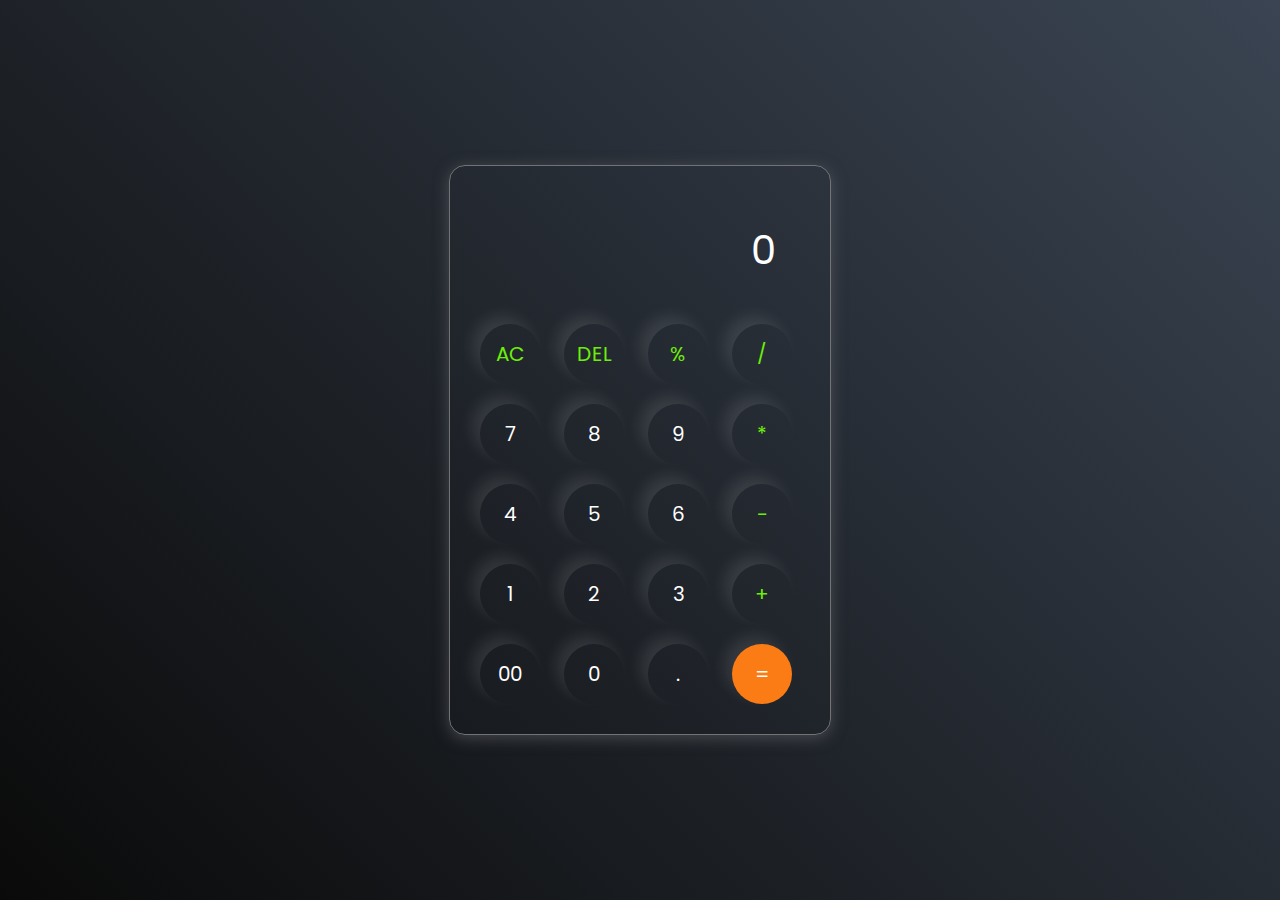
<file: Calculator/index.html>
<!DOCTYPE html>
<html lang="en">
  <head>
    <meta charset="UTF-8" />
    <meta http-equiv="X-UA-Compatible" content="IE=edge" />
    <meta name="viewport" content="width=device-width, initial-scale=1.0" />
    <link rel="stylesheet" href="style.css" />
    <title>Calculator</title>
  </head>
  <body>
    <div class="container">
      <div class="calculator">
        <input type="text" id="inputBox" placeholder="0" readonly>
        <div>
          <button class="button operator">AC</button>
          <button class="button operator">DEL</button>
          <button class="button operator">%</button>
          <button class="button operator">/</button>
        </div>
        <div>
          <button class="button">7</button>
          <button class="button">8</button>
          <button class="button">9</button>
          <button class="button operator">*</button>
        </div>
        <div>
          <button class="button">4</button>
          <button class="button">5</button>
          <button class="button">6</button>
          <button class="button operator">-</button>
        </div>
        <div>
          <button class="button">1</button>
          <button class="button">2</button>
          <button class="button">3</button>
          <button class="button operator">+</button>
        </div>

        <div>
          <button class="button">00</button>
          <button class="button">0</button>
          <button class="button">.</button>
          <button class="button equalBtn">=</button>
        </div>
      </div>
    </div>

    <script src="script.js"></script>
  </body>
</html>
</file>
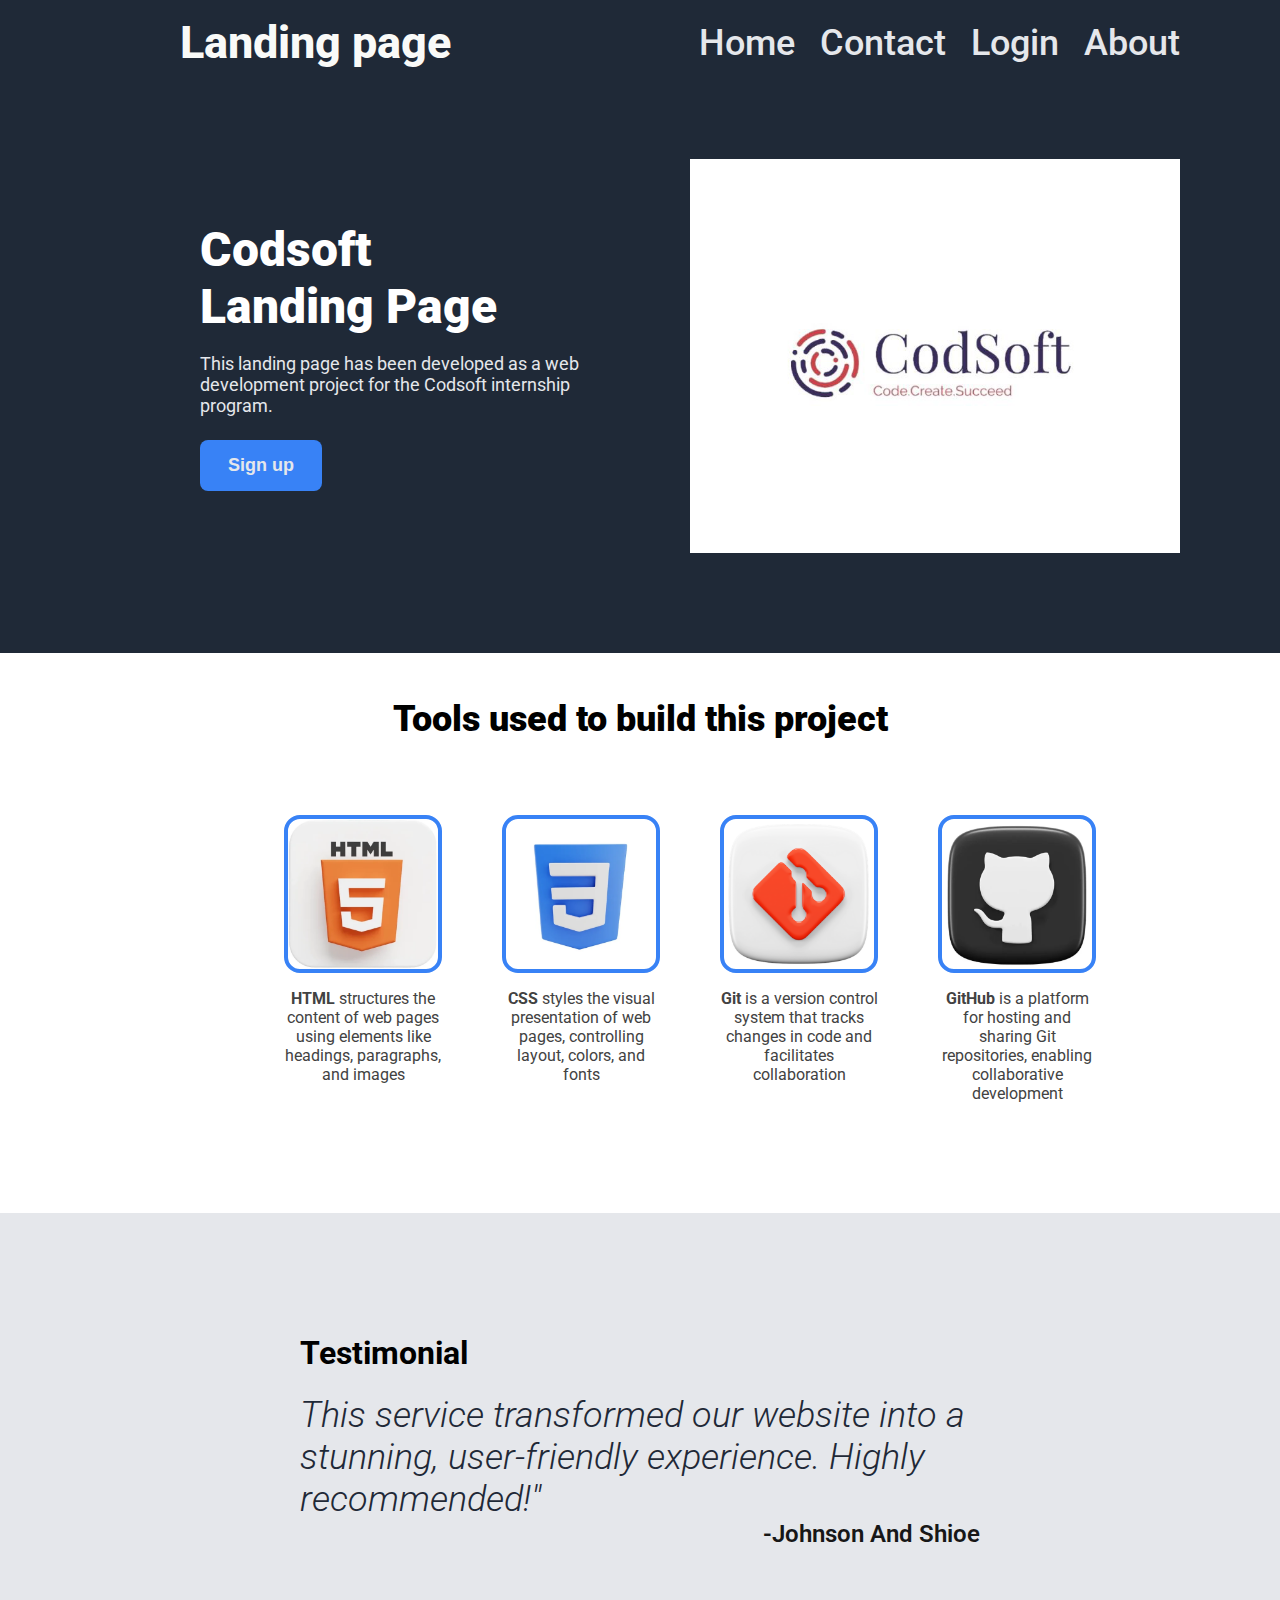
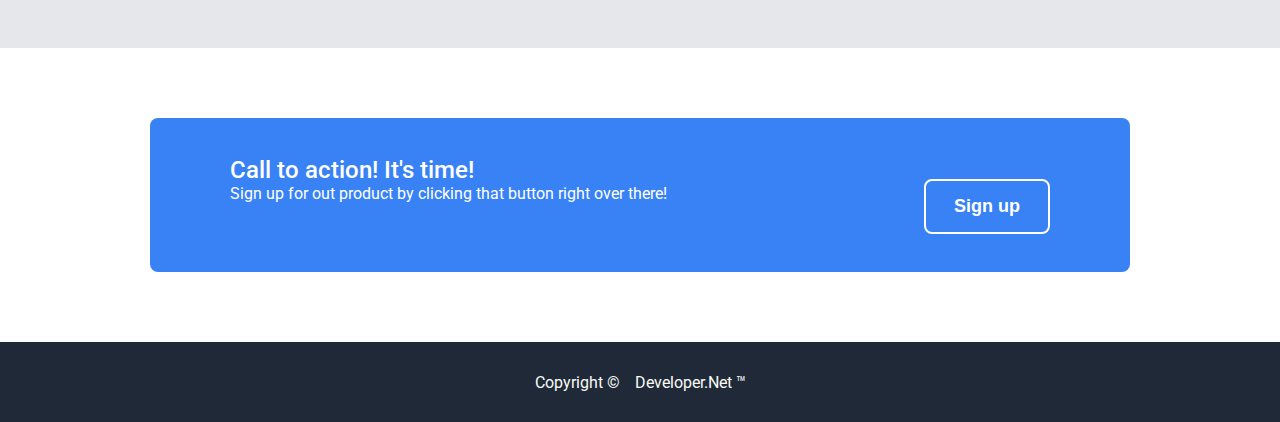
<file: LandingPage/index.html>
<!DOCTYPE html>
<html lang="en">
  <head>
    <meta charset="utf-8" />
    <title>Home</title>
    <link
      href="http://fonts.googleapis.com/css?family=Roboto:100,200,300,400,500,600,700,800,900"
      rel="stylesheet"
      type="text/css"
    />
    <link rel="stylesheet" href="style.css" />
  </head>
  <body>
    <div class="page">
      <div class="top">
        <div class="hero">
          <div class="heading">Landing page</div>
          <div class="links">
            <div><a href="#">home</a></div>
            <div><a href="#">contact</a></div>
            <div><a href="#">login</a></div>
            <div><a href="#">about</a></div>
          </div>
        </div>
        <div class="cont">
          <div class="left">
            <div class="awesome">Codsoft<br />Landing Page</div>
            <div class="second text">
              This landing page has been developed as a web development project
              for the Codsoft internship program.
            </div>
            <button class="lastSignUp">Sign up</button>
          </div>
          <div class="right text">
            <img src="headerpic.png" alt="logo" />
          </div>
        </div>
      </div>
      <div class="informations">
        <div class="head">Tools used to build this project</div>
        <div class="cont">
          <div class="info">
            <div class="img">
              <img src="html.webp" alt="html image" />
            </div>
            <div class="text">
              <b>HTML</b> structures the content of web pages using elements like headings, paragraphs, and images
            </div>
          </div>
          <div class="info">
            <div class="img">
              <img src="css.webp" alt="css image" />
            </div>
            <div class="text">
              <b>CSS</b> styles the visual presentation of web pages, controlling layout, colors, and fonts
            </div>
          </div>
          <div class="info">
            <div class="img">
              <img src="git.png" alt="git image" />
            </div>
            <div class="text">
              <b>Git</b> is a version control system that tracks changes in code and facilitates collaboration
            </div>
          </div>
          <div class="info">
            <div class="img">
              <img src="github.webp" alt="github image" />
            </div>
            <div class="text">
              <b>GitHub</b> is a platform for hosting and sharing Git repositories, enabling collaborative development
            </div>
          </div>
        </div>
      </div>
      <div class="quote">
        <h1>Testimonial</h1>
        <div class="text">
          This service transformed our website into a stunning, user-friendly experience. Highly recommended!"
        </div>
        <div class="author">-Johnson And Shioe</div>
      </div>
      <div class="cta">
        <div class="layout">
          <div class="text">
            <div class="top-text">Call to action! It's time!</div>
            <div class="bott-text">
              Sign up for out product by clicking that button right over there!
            </div>
          </div>
          <button class="lastSignUp">Sign up</button>
        </div>
      </div>
      <div class="footer">Copyright &#169;  <span></span>     Developer.Net &#8482;</div>
    </div>
  </body>
</html>
</file>
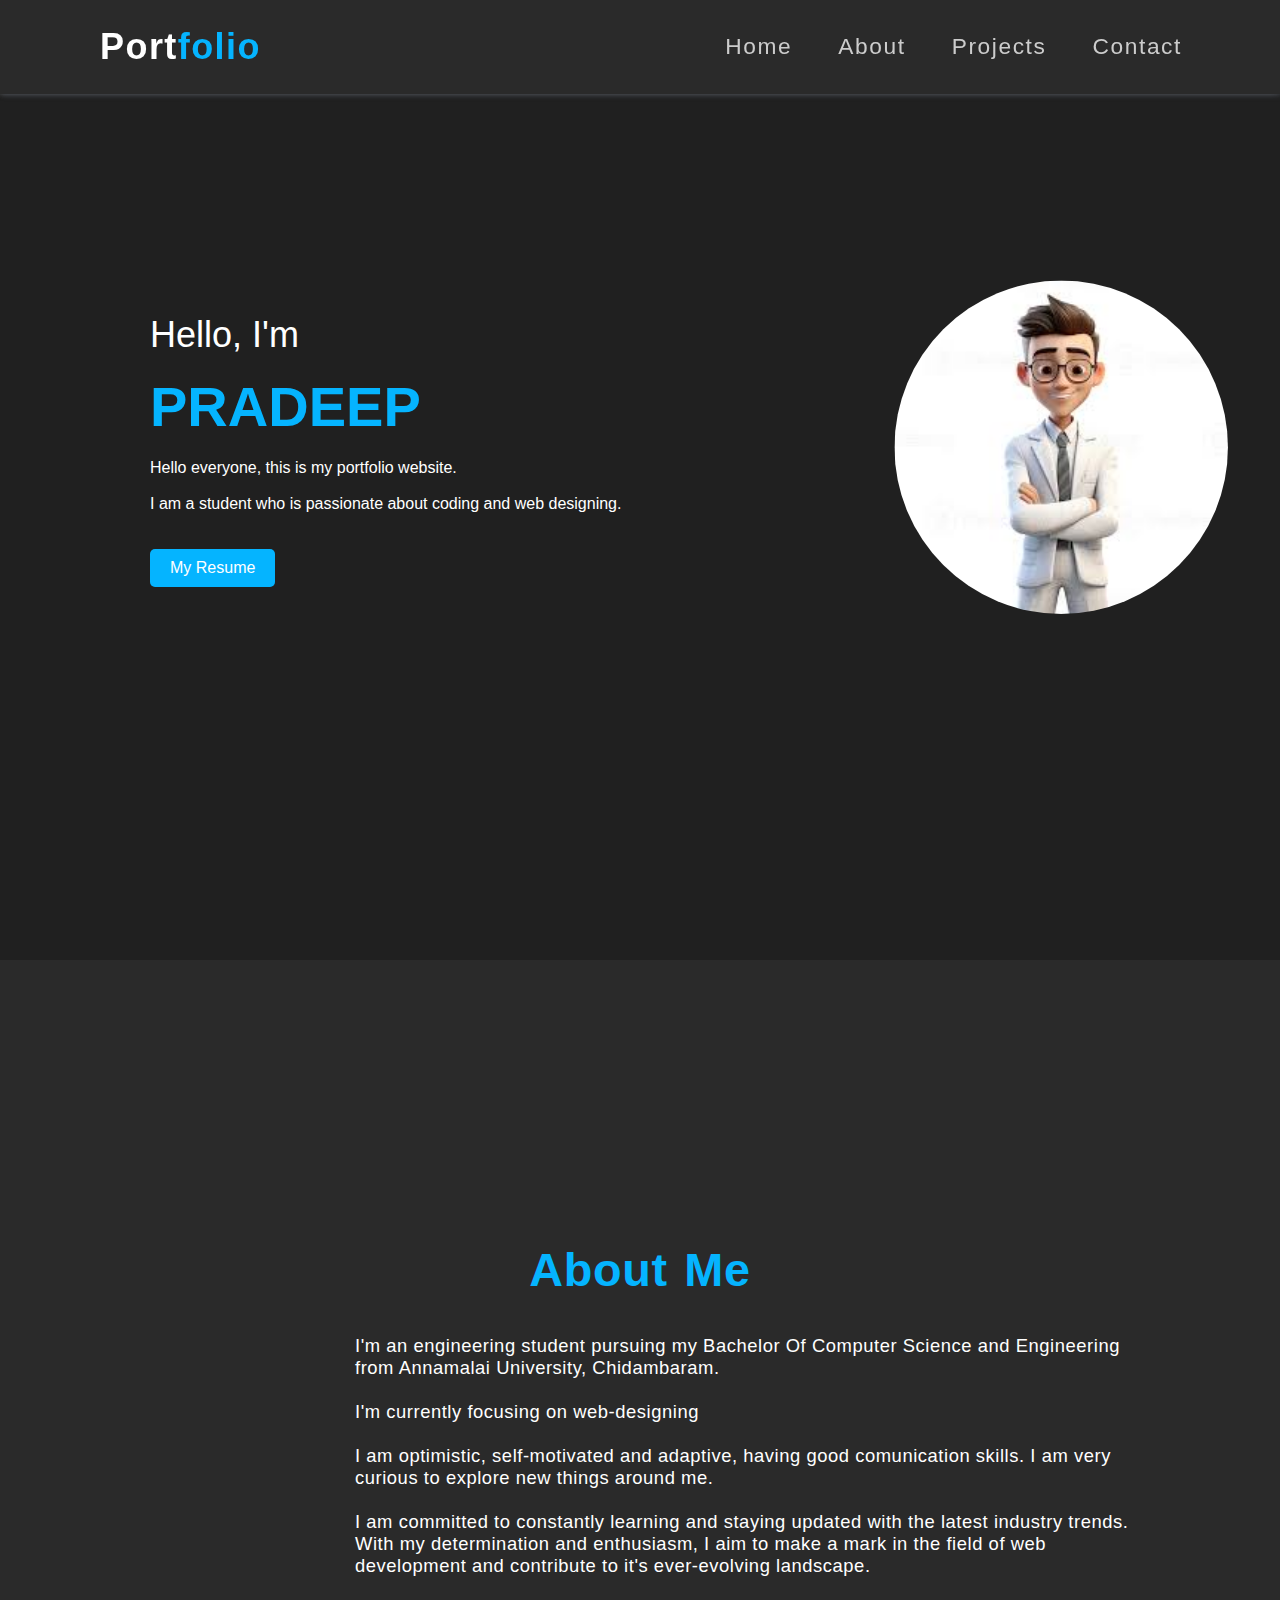
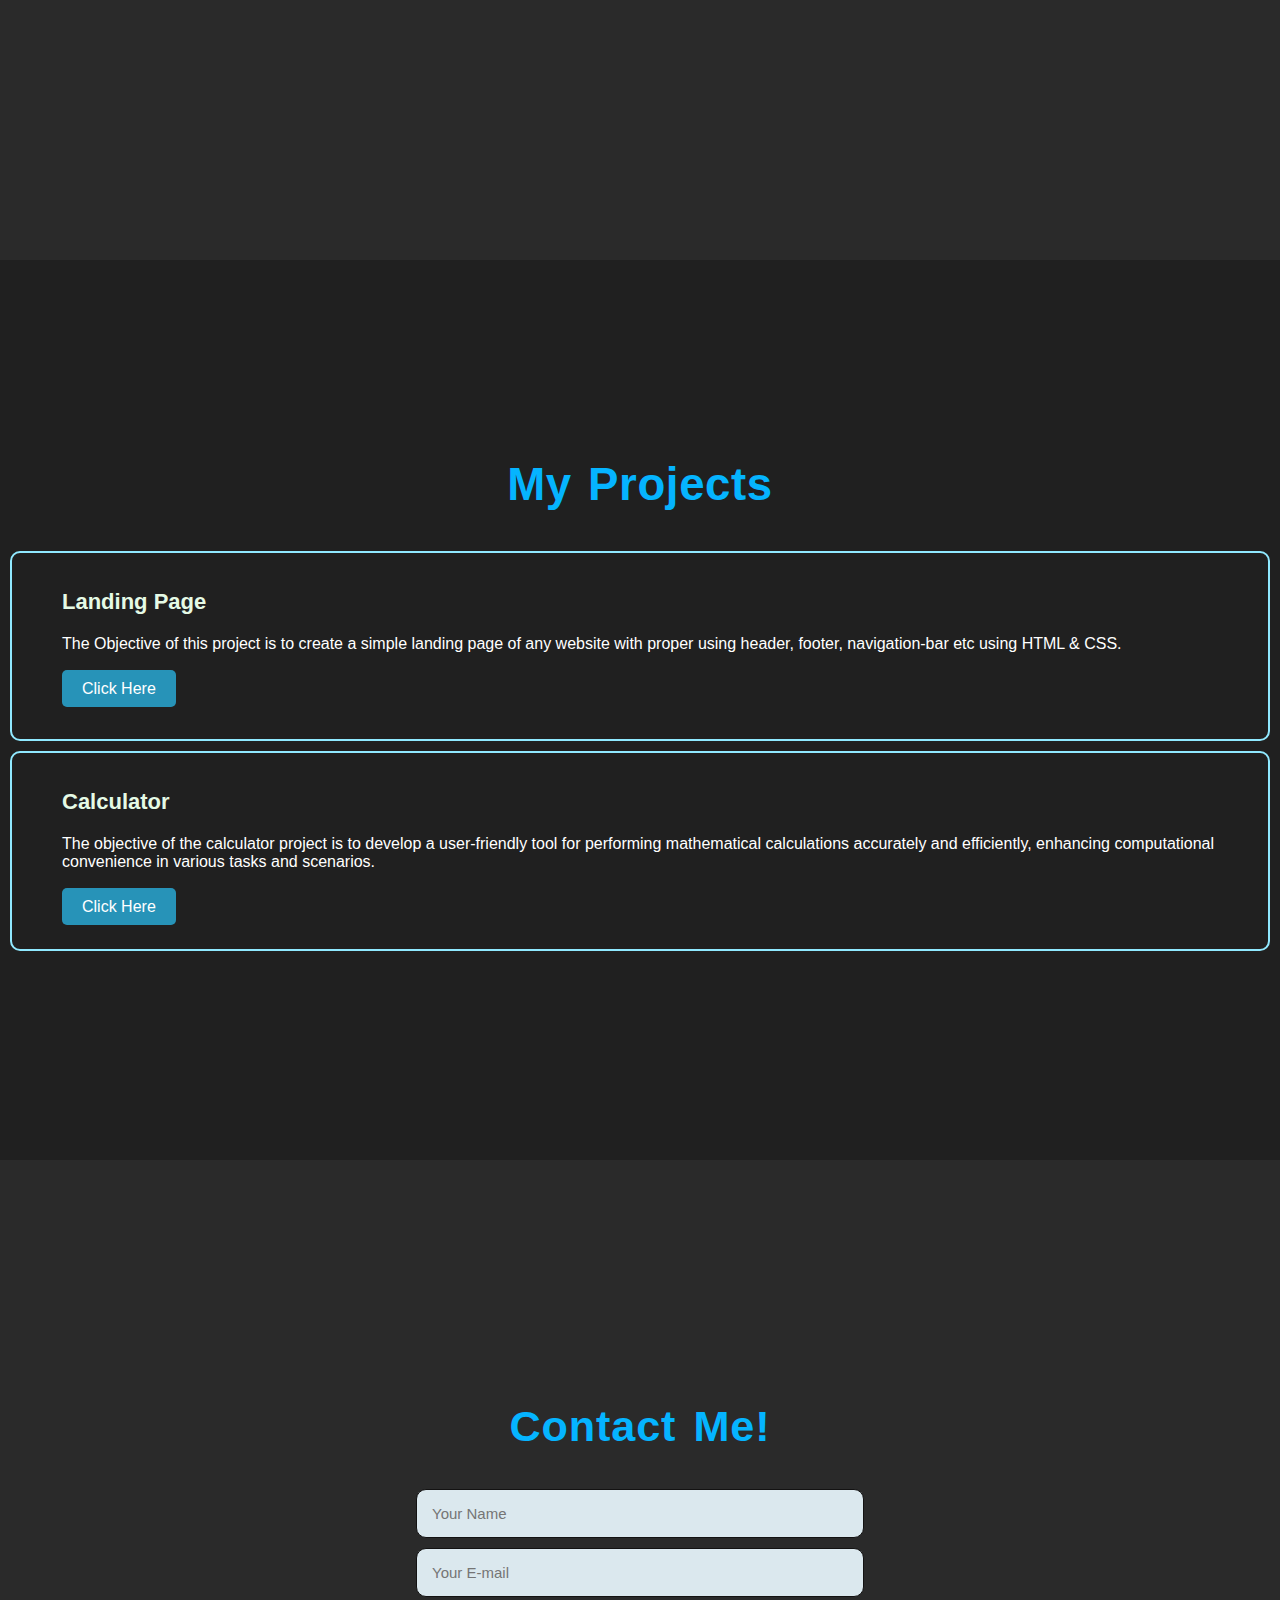
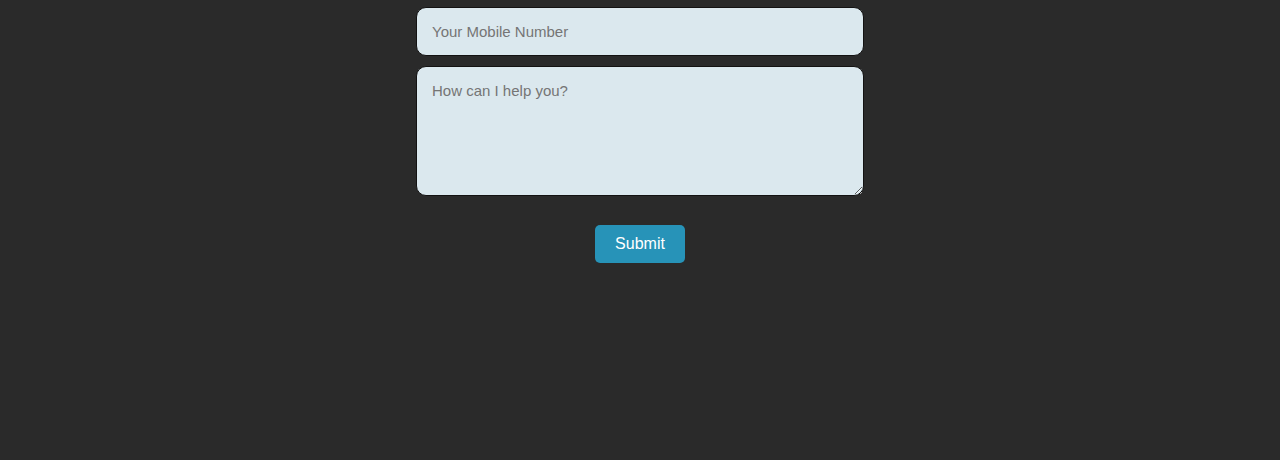
<file: My-PortFolio/index.html>
<!DOCTYPE html>
<html lang="en">

<head>
    <meta charset="UTF-8">
    <meta name="viewport" content="width=device-width, initial-scale=1.0">
    <title>Portfolio</title>
    <link rel="stylesheet" href="style.css">
</head>

<body>
    <header>
        <nav>
            <a href="#" class="logo">Port<span>folio</span>
            </a>
            <ul class="navbar">
                <li><a href="#home">Home</a></li>
                <li><a href="#about">About</a></li>
                <li><a href="#project">Projects</a></li>
                <li><a href="#contact">Contact</a></li>
            </ul>
        </nav>
    </header>


    <section class="home" id="home">
        <div class="home-text">
            <span>Hello, I'm</span>
            <br><br>
            <h1>PRADEEP</h1>
            <p>Hello everyone, this is my portfolio website. <br><br>
                I am a student who is passionate about coding and web designing.</p>
            <br><br>
            <div class="button">
                <a href="#" class="btn1">My Resume</a>
            </div>
        </div>
        <div class="home-img">
            <img src="/My-PortFolio/logo.jpg"  alt="" >
        </div>
    </section>


    <section class="about" id="about">
        <div class="heading">
            <h2>About Me</h2>
        </div>
        <div class="about-container">
            <div class="about-text">
                <p>I'm an engineering student pursuing my Bachelor Of Computer Science and Engineering from Annamalai 
                    University, Chidambaram. <br>
                    <br>
                    I'm currently focusing on web-designing <br><br>
                    I am optimistic, self-motivated and adaptive, having good comunication skills. I am very curious to
                    explore new things around me. <br><br>
                    I am committed to constantly learning and staying updated with the latest industry trends. With my
                    determination and enthusiasm, I aim to make a mark in the field of web development and contribute to
                    it's ever-evolving landscape.
                </p>
        </div>
    </section>


    <section class="project" id="project">
        <div class="heading">
            <h2>My Projects</h2>
        </div>
        <div class="project-content">
            <div class="box1">
                <h3>Landing Page</h3>
                <p>The Objective of this project is to create a simple landing page of any website with proper using
                    header, footer, navigation-bar etc using HTML & CSS.</p>
                <a href="https://github.com/pradeep42github/CodSoft/tree/main/LandingPage" target="_blank" class="btn">Click
                    Here</a>
            </div>
            <div class="box2">
                <h3>Calculator</h3>
                <p>The objective of the calculator project is to develop a user-friendly tool for performing mathematical 
                    calculations accurately and efficiently, enhancing computational convenience in various tasks and scenarios.</p>
                <a href="https://github.com/pradeep42github/CodSoft/tree/main/Calculator" target="_blank" class="btn">Click
                    Here</a>
            </div>
        </div>
    </section>


    <section class="contact" id="contact">
        <div class="contact-text">
            <h2>Contact Me!</h2>
            <div class="contact-form">
                <form action="">
                    <input type="name" placeholder="Your Name" required>
                    <br>
                    <input type="email" placeholder="Your E-mail" required>
                    <br>
                    <input type="number" placeholder="Your Mobile Number" required>
                    <br>
                    <textarea name="" id="" cols="35" rows="10" placeholder="How can I help you?" required></textarea>
                    <br>
                    <a href="hello.html" class="btn1">Submit</a>
                </form>
            </div>
        </div>
    </section>
</body>

</html>
</file>
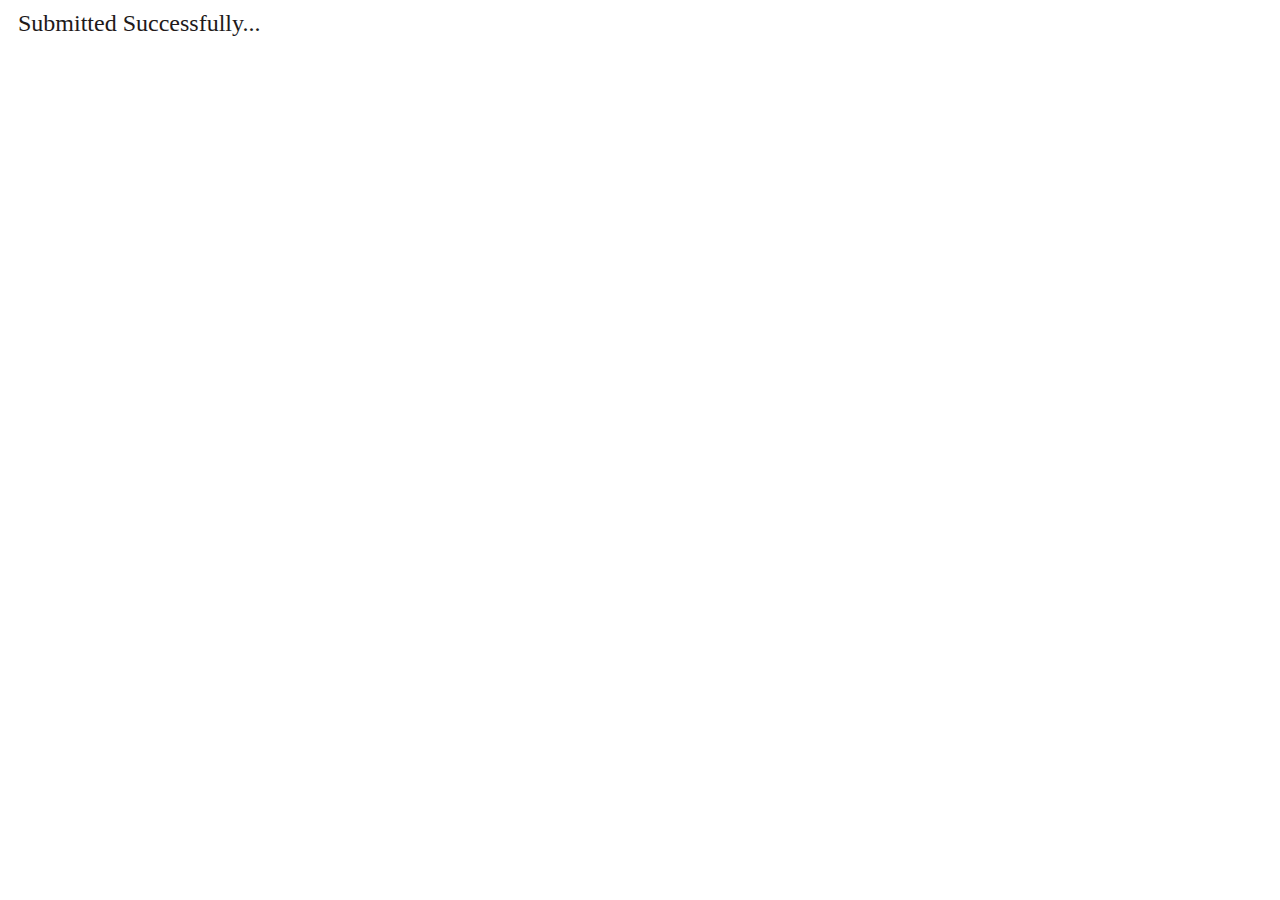
<file: My-PortFolio/hello.html>
<!DOCTYPE html>
<html lang="en">
<head>
    <meta charset="UTF-8">
    <meta name="viewport" content="width=device-width, initial-scale=1.0">
    <title>Portfolio</title>
</head>
<body>

    <p style="color: rgb(33, 25, 25);
    align-items: center;
    font-size: 24px;
    font-weight: 500;
    margin: 10px;">Submitted Successfully...</p>
</body>
</html>
</file>
<file: Calculator/style.css>
@import url('https://fonts.googleapis.com/css2?family=Poppins:wght@500&display=swap');

*{
    margin: 0;
    padding: 0;
    box-sizing: border-box;
    font-family: 'Poppins', sans-serif;
}

body{
    width: 100%;
    height: 100vh;
    display: flex;
    justify-content: center;
    align-items: center;
    background: linear-gradient(45deg, #0a0a0a, #3a4452);
}

.calculator{
    border: 1px solid #717377;
    padding: 20px;
    border-radius: 16px;
    background: transparent;
    box-shadow: 0px 3px 15px rgba(113, 115, 119, 0.5);

}

input{
    width: 320px;
    border: none;
    padding: 24px;
    margin: 10px;
    background: transparent;
    box-shadow: 0px 3px 15px rgbs(84, 84, 84, 0.1);
    font-size: 40px;
    text-align: right;
    cursor: pointer;
    color: #ffffff;
}

input::placeholder{
    color: #ffffff;
}

button{
    border: none;
    width: 60px;
    height: 60px;
    margin: 10px;
    border-radius: 50%;
    background: transparent;
    color: #ffffff;
    font-size: 20px;
    box-shadow: -8px -8px 15px rgba(255, 255, 255, 0.1);
    cursor: pointer;
}

.equalBtn{
    background-color: #fb7c14;
}

.operator{
    color: #6dee0a;
}
</file>
<file: LandingPage/style.css>
body{
  font-family: roboto;
  display: flex;
  flex-direction: column;
  margin:0;
  min-width: 1000px;
}

.page{
  display:flex;
  justify-content: space-between;
  flex-direction: column;
}

.links{
  display: flex;
  gap:25px;
  text-transform: capitalize;
}

.top{
  padding:16px 100px 100px 200px;
  background-color: #1F2937;
  color:white;
  flex-basis: 0;
  flex-grow:1;
}

.heading{
  font-size: 3.5vw;
  color: #F9FAF8;
  font-weight: 790;
  margin-left: -20px;
}

.hero{  
  display:flex;
  justify-content: space-between;
  align-items: center;
  margin-bottom: 90px;
}
.top .text,
a{
  text-decoration: none;
  font-size: 18px;
  color: #e5e7eb; 
}
a{
  font-size: 4vh;
  font-weight: 500;
  transition: all 0.5s ease;
}
a:hover{
  text-decoration: underline;
  text-decoration-color: #a0b9ec;
}

.second{
  margin-top: 2vh;
  padding-right:70px;
}

.top .cont{
  display: flex;
  align-items: center;
}
.right,
.left{
  min-width: 350px;
  display:flex;
  align-items: center;
  flex-direction: column;
  flex-basis: 0;
  flex-grow: 1;
}
.right{
  background-color: #7f7f7f;
  align-self: stretch;
  justify-content: center;
}
.right img{
  object-fit:fill;
  height: 100%;
  width: 100%;
}

.awesome{
  font-size: 48px;
  font-weight:900;
  align-self: flex-start;
}

button{
  align-self: flex-start;
  background-color: #3882f6;
  color: #e5e7eb;
  padding: 15px 28px;
  font-size: 18px;
  border-radius: 8px;
  border: 0;
  cursor: pointer;
  margin-top:2.6vh;
  font-weight: 700;
}

.informations{
  display: flex;
  flex-direction: column;
  align-items: center;
}

.informations .head {
  padding:45px;
  font-size: 36px;
  font-weight: 900;
}

.informations .img{
  border:4px solid #3882f6;
  width: 150px;
  height: 150px;
  border-radius: 16px;
  margin-bottom: 1em;
}

.info img{
  width: 100%;
  height: 100%;
  border-radius: 16px;
}

.informations .cont{
  padding: 0 200px 80px 300px;
  display: flex;
}

.informations .text{
  text-align: center;
  color: #424242;
  font-size: 16px;
}

.informations .info{
  display: flex;
  flex-direction: column;
  flex:0;
  margin: 30px;
}

.quote{
  display: flex;
  flex-direction: column;
  background-color: #e5e7eb;
  padding: 100px 300px;
}

.quote .text{
  font-style: italic;
  font-weight:300;
  font-size: 36px;
  color: #1f2937
}

.quote .author{
  font-weight: 600;
  font-size: 24px;
  align-self: flex-end;
  color:  rgb(23, 23, 23);
}
.cta .layout{
  display: flex;
  background-color: #3882f6;
  margin:70px 150px;
  border-radius: 8px;
  justify-content: space-between;
  padding:38px 80px;
}
.cta .text{
  display: flex;
  flex-direction: column;
  color: white;
}
.cta button{
  color:white;
  border: 2px solid white;
}
.cta .top-text{
  font-size: 24px;
  font-weight: 500;
}

.footer{
  display: flex;
  justify-content: center;
  background-color: #1f2937;
  color: #F9FAF8;
  height: 80px;
  align-items: center;
}
.lastSignUp{
  transition: all 0.51s ease;
}
.lastSignUp:hover{
  background-color: #e5e7eb;
  color: #3882f6;
  transform: scaleX(1.04);
}
span{
  width: 15px;
}
</file>
<file: My-PortFolio/style.css>
* {
  margin: 0;
  padding: 0;
  box-sizing: border-box;
  font-family: 'Lucida Sans', 'Lucida Sans Regular', 'Lucida Grande', 'Lucida Sans Unicode', Geneva, Verdana, sans-serif;
}

:root {
  --bg-color: #2a2a2a;
  --second-bg-color: #202020;
  --text-color: #fff;
  --second-color: #ccc;
  --main-color: #05b4ff;

}

body {
  background-color: var(--second-bg-color);
  color: var(--text-color);
}

nav {
  width: 100%;
  display: flex;
  justify-content: space-between;
  align-items: center;
  padding: 10px 30px;
  letter-spacing: 0.1em;
  cursor: pointer;
  position: fixed;
  top: 0;
  right: 0;
  z-index: 1;
  background: var(--bg-color);
  border-bottom: 1px solid transparent;
  transition: 0.5s ease-in-out;
  box-shadow: -3px -3px 7px #ffffff73,
    2px 2px 5px rgba(94, 104, 121, 0.288);
}

.logo {
  letter-spacing: 0.04em;
  font-size: 2.25em;
  font-weight: bold;
  color: var(--text-color);
  text-decoration: none;
  margin-left: 70px;
  width: 30%;
}

span{
  color: var(--main-color);
}

ul {
  width: 100%;
  display: flex;
  justify-content: flex-end;
  margin-right: 45px;
}

ul li {
  list-style: none;
  padding: 23px;
}

ul li a {
  text-decoration: none;
  color: var(--second-color);
  font-size: 1.42em;
  font-weight: 500;
  transition: 0.5s ease;
}

ul li a:hover {
  color: var(--main-color);
}

.home {
  position: relative;
  height: 100vh;
  width: 100%;
  background-color: var(--second-bg-color);
  display: flex;
  justify-content: flex-start;
  align-items: center;
}

.home .home-text{
  margin-left: 150px;
  width: 80%;
}

.home-text span {
  font-size: 2.25em;
  color: var(--text-color);
}

.home-text h1 {
  font-size: 3.50em;
  font-weight: 800;
  margin-bottom: 20px;
  font-family: Verdana, Geneva, Tahoma, sans-serif;
  color: var(--main-color);
}

.home-text p {
  font-size: 1em;
  font-weight: lighter;
}

.button .btn1{
  display: inline-block;
  justify-content: center;
  align-items: center;
}

.home .btn1 {
  display: inline-block;
  padding: 10px 20px;
  border-radius: 5px;
  text-decoration: none;
  color: var(--text-color);
  background-color: var(--main-color);
  transition: all .45s ease;
}


.home-img img {
  width: 50%;
  transform: scale(2.3);
  border-radius: 400px;
  margin-right: 130px;
}

.about {
  background-color: var(--bg-color);
  min-height: 100vh;
  display: flex;
  justify-content: center;
  align-items: center;
  flex-direction: column;
  margin-top: 60px;
}


.about .heading {
  text-align: center;
  margin-bottom: 38px;
  font-size: 1.95em;
  word-spacing: 0.1em;
  letter-spacing: 0.02em;
  color: var(--main-color);
}

.about-text {
  margin-left: 230px;
  width: 800px;
}

.about-img img {
  width: 23%;
  margin-top: -240px;
  margin-left: -60px;
  border-radius: 10px;
}

.about-text p {
  font-weight: lighter;
  font-size: 1.15em;
  letter-spacing: 0.03em;
}

.project {
  background-color: var(--second-bg-color);
  min-height: 100vh;
  display: flex;
  justify-content: center;
  align-items: center;
  flex-direction: column;
}

.project .heading {
  text-align: center;
  margin-bottom: 30px;
  font-size: 1.90em;
  word-spacing: 0.1em;
  letter-spacing: 0.02em;
  color: var(--main-color);
}

.project-content .box1 {
  margin: 10px;
  border: 2px solid rgb(144, 233, 255);
  padding: 20px 50px;
  border-radius: 10px;
  height: 190px;
}


.project-content .box2 {
  margin: 10px;
  border: 2px solid rgb(144, 233, 255);
  padding: 20px 50px;
  border-radius: 10px;
  height: 200px;
}

.box1 h3 {
  font-size: 22px;
  margin-top: 16px;
  margin-bottom: 20px;
  color: rgb(229, 250, 229);
}

.box2 h3 {
  font-size: 22px;
  margin-top: 16px;
  margin-bottom: 20px;
  color: rgb(229, 250, 229);
}

.box1 p {
  margin-bottom: 27px;
}

.box2 p {
  margin-bottom: 27px;
}

.box1 .btn {
  text-decoration: none;
  background-color: rgb(39, 147, 184);
  color: white;
  padding: 10px 20px;
  border-radius: 5px;
}

.box2 .btn {
  text-decoration: none;
  background-color: rgb(39, 147, 184);
  color: white;
  padding: 10px 20px;
  border-radius: 5px;
}

.box1 .btn:hover{
  background-color: var(--main-color);
}

.box2 .btn:hover{
  background-color: var(--main-color);
}

.contact {
  background-color: var(--bg-color);
  min-height: 100vh;
  display: flex;
  justify-content: center;
  align-content: center;
  flex-direction: column;
}

.contact-text h2 {
  margin-top: 60px;
  text-align: center;
  margin-bottom: 38px;
  font-size: 2.70em;
  word-spacing: 0.1em;
  letter-spacing: 0.02em;
  color: var(--main-color)
}

.contact-form {
  text-align: center;
}

.contact-form form input,
form textarea {
  
  width: 35%;
  margin-bottom: 10px;
  padding: 15px;
  background: #dbe8ee;
  border-radius: 10px;
  border: 1px solid rgb(19, 18, 18); 
  font-size: 15px;
  color: #27302c;
}

.contact-form textarea {
  height: 130px;
}

.contact .btn1 {
  display: inline-block;
  text-decoration: none;
  background-color: rgb(39, 147, 184);
  color: white;
  padding: 10px 20px;
  border-radius: 5px;
  margin: 15px;
}

.contact .btn1:hover{
  background-color: var(--main-color) ;
}
</file>
